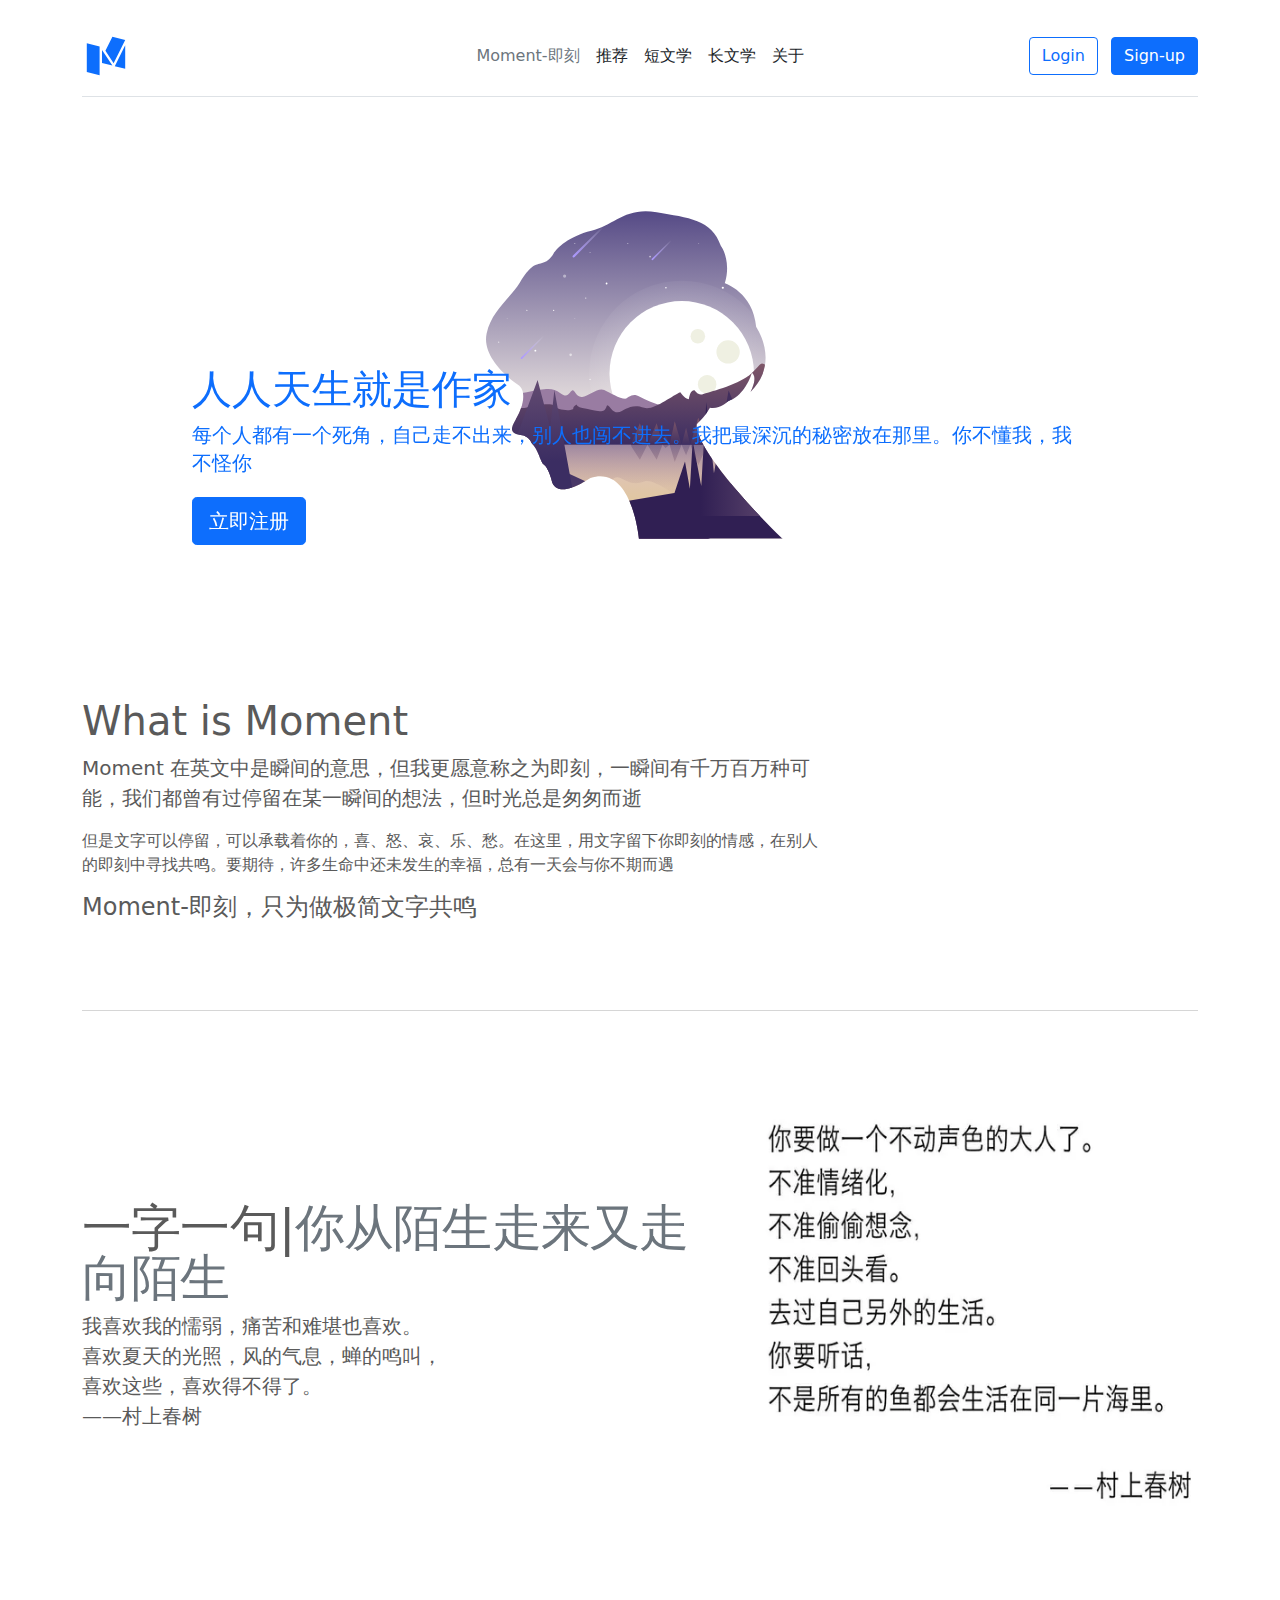
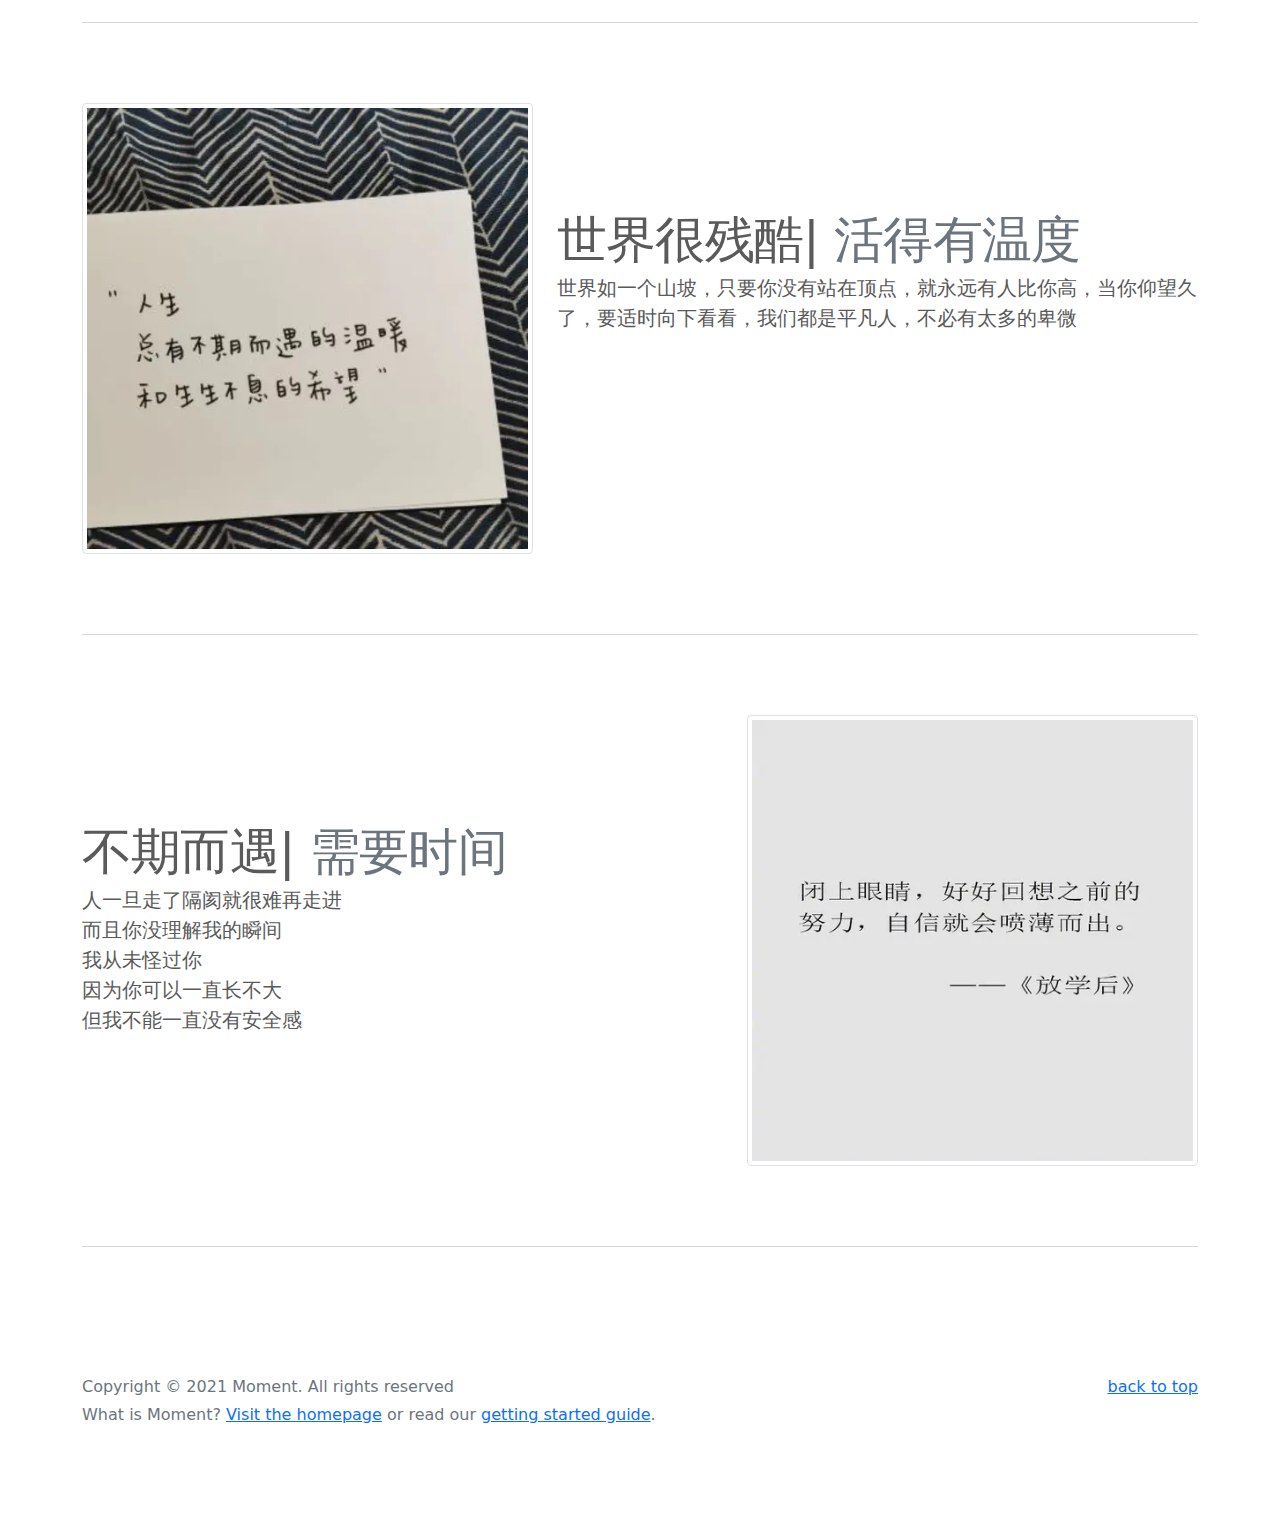
<file: index.html>
<!DOCTYPE html>
<html lang="en">
<head>
    <meta charset="UTF-8">
    <!--响应式布局-->
    <meta name="viewport" content="width=device-width, initial-scale=1">
    <!--添加标签页logo-->
    <link rel="Shortcut Icon" href="favicon.ico" />
    <!-- Bootstrap icon库-->
    <link rel="stylesheet" href="https://cdn.jsdelivr.net/npm/bootstrap-icons@1.4.1/font/bootstrap-icons.css">
    <!-- Bootstrap css-->
    <link href="css/bootstrap.css" rel="stylesheet">
    <!-- 自定义 css-->
    <link href="css/home.css" rel="stylesheet">

    <!--自定义js-->
    <script src="js/home.js"></script>
    <!-- 如果要使用Bootstrap的js插件，必须先调入jQuery -->
    <script src="http://libs.baidu.com/jquery/1.9.0/jquery.min.js"></script>
    <!-- 包括所有bootstrap的js插件或者可以根据需要使用的js插件调用　-->
    <script src="js/bootstrap.min.js"></script>
    <title>Moment-即刻</title>
</head>
<body>
<!--导航栏-->
<header>
    <div class="container">
        <header class="d-flex flex-wrap align-items-center justify-content-center justify-content-md-between py-3 mb-4 border-bottom">
            <a href="#" class="d-flex align-items-center col-md-3 mb-2 mb-md-0 text-dark text-decoration-none">
                <svg t="1618889473028" class="icon" viewBox="0 0 1024 1024" version="1.1" xmlns="http://www.w3.org/2000/svg" p-id="19992" width="3rem"><path d="M102.4 238.92992v614.4L375.47008 921.6V307.2L102.4 238.92992zM426.67008 661.32992L648.52992 716.8 426.67008 384zM699.40224 729.52832L921.6 785.05984V285.1328zM674.89792 664.064L921.6 170.65984 648.52992 102.4 499.37408 400.73216z" p-id="19993" fill="#0D6EFD"></path></svg>
            </a>
            <ul class="nav col-12 col-md-auto mb-2 justify-content-center mb-md-0">
                <li><a href="#" class="nav-link px-2 link-secondary">Moment-即刻</a></li>
                <li><a href="pages/essay.html" class="nav-link px-2 link-dark">推荐</a></li>
                <li><a href="pages/recommend.html" class="nav-link px-2 link-dark">短文学</a></li>
                <li><a href="pages/article.html" class="nav-link px-2 link-dark">长文学</a></li>
                <li><a href="pages/about.html" class="nav-link px-2 link-dark">关于</a></li>
            </ul>

            <!--登录与注册-->
            <div class="col-md-3 text-end">
                <button type="button" class="btn btn-outline-primary me-2">Login</button>
                <button type="button" class="btn btn-primary">Sign-up</button>
            </div>
        </header>
    </div>
</header>

<main>
    <!--首页图片轮播 -->
    <div id="myCarousel" class="carousel slide" data-bs-ride="carousel">
        <div class="carousel-indicators">
            <button type="button" data-bs-target="#myCarousel" data-bs-slide-to="0" class="active" aria-current="true" aria-label="Slide 1"></button>
            <button type="button" data-bs-target="#myCarousel" data-bs-slide-to="1" aria-label="Slide 2"></button>
            <button type="button" data-bs-target="#myCarousel" data-bs-slide-to="2" aria-label="Slide 3"></button>
        </div>
        <div class="carousel-inner">
            <div class="carousel-item active">
                <img class="img-fluid" src="images/home1.svg" height="100%">
                <div class="container">
                    <div class="carousel-caption text-start" style="color: #0D6EFD">
                        <h1>人人天生就是作家</h1>
                        <p>每个人都有一个死角，自己走不出来，别人也闯不进去。我把最深沉的秘密放在那里。你不懂我，我不怪你</p>
                        <p><a class="btn btn-lg btn-primary" href="pages/register.html">立即注册</a></p>
                    </div>
                </div>
            </div>
            <div class="carousel-item">
                <img class="img-fluid" src="images/home2.svg" height="100%">
                <div class="container">
                    <div class="carousel-caption" style="color: #0d6efd">
                        <h1>你不是真正的快乐</h1>
                        <p>喝着孤独的酒，吹着自由的风，等一个没有归期的人，在余生里做着只有自己的梦</p>
                        <p><a class="btn btn-lg btn-primary" href="pages/essay.html">即刻推荐</a></p>
                    </div>
                </div>
            </div>
            <div class="carousel-item">
                <img class="img-fluid" src="images/home3.svg" height="100%">
                <div class="container">
                    <div class="carousel-caption text-end" style="color: #0D6EFD">
                        <h1>我们都曾做梦过</h1>
                        <p>一个人的生活就像童话，只是没有王子，我也不是公主</p>
                        <p><a class="btn btn-lg btn-primary" href="pages/about.html">了解更多</a></p>
                    </div>
                </div>
            </div>
        </div>
        <button class="carousel-control-prev" type="button" data-bs-target="#myCarousel" data-bs-slide="prev">
            <span class="carousel-control-prev-icon" aria-hidden="true"></span>
            <span class="visually-hidden">Previous</span>
        </button>
        <button class="carousel-control-next" type="button" data-bs-target="#myCarousel" data-bs-slide="next">
            <span class="carousel-control-next-icon" aria-hidden="true"></span>
            <span class="visually-hidden">Next</span>
        </button>
    </div>

    <div class="container marketing">

        <!-- 简介 -->
        <div class="row">
            <h1>What is Moment</h1>
            <p class="fs-5 col-md-8">Moment 在英文中是瞬间的意思，但我更愿意称之为即刻，一瞬间有千万百万种可能，我们都曾有过停留在某一瞬间的想法，但时光总是匆匆而逝</p>
            <p class="fs-6 col-md-8">但是文字可以停留，可以承载着你的，喜、怒、哀、乐、愁。在这里，用文字留下你即刻的情感，在别人的即刻中寻找共鸣。要期待，许多生命中还未发生的幸福，总有一天会与你不期而遇</p>
            <h4>Moment-即刻，只为做极简文字共鸣</h4>
        </div>

        <hr class="featurette-divider">

        <div class="row featurette">
            <div class="col-md-7">
                <h2 class="featurette-heading">一字一句|<span class="text-muted">你从陌生走来又走向陌生</span></h2>
                <p class="lead">我喜欢我的懦弱，痛苦和难堪也喜欢。<br>
                    喜欢夏天的光照，风的气息，蝉的鸣叫，<br>
                    喜欢这些，喜欢得不得了。<br>
                    ——村上春树
                </p>
            </div>
            <div class="col-md-5">
                <img class="img-fluid" src="images/cunshang.webp">
            </div>
        </div>

        <hr class="featurette-divider">

        <div class="row featurette">
            <div class="col-md-7 order-md-2">
                <h2 class="featurette-heading">世界很残酷| <span class="text-muted">活得有温度</span></h2>
                <p class="lead">世界如一个山坡，只要你没有站在顶点，就永远有人比你高，当你仰望久了，要适时向下看看，我们都是平凡人，不必有太多的卑微</p>
            </div>
            <div class="col-md-5 order-md-1">
                <img class="img-fluid img-thumbnail" src="images/fonterdw.webp">
            </div>
        </div>

        <hr class="featurette-divider">

        <div class="row featurette">
            <div class="col-md-7">
                <h2 class="featurette-heading">不期而遇| <span class="text-muted">需要时间</span></h2>
                <p class="lead">
                    人一旦走了隔阂就很难再走进<br>
                    而且你没理解我的瞬间<br>
                    我从未怪过你<br>
                    因为你可以一直长不大<br>
                    但我不能一直没有安全感<br>
                </p>
            </div>
            <div class="col-md-5">
                <img class="img-fluid img-thumbnail" src="images/dongye.webp">
            </div>
        </div>

        <hr class="featurette-divider">

    </div><!-- /.container -->

</main>

<footer class="text-muted py-5">
    <div class="container">
        <p class="float-end mb-1">
            <a href="#">
                back to top
            </a>
        </p>
        <p class="mb-1">Copyright &copy; 2021 Moment. All rights reserved</p>
        <p class="mb-0">What is Moment? <a href="#">Visit the homepage</a> or read our <a href="pages/about.html">getting started guide</a>.</p>
    </div>
</footer>

</body>
</html>
</file>
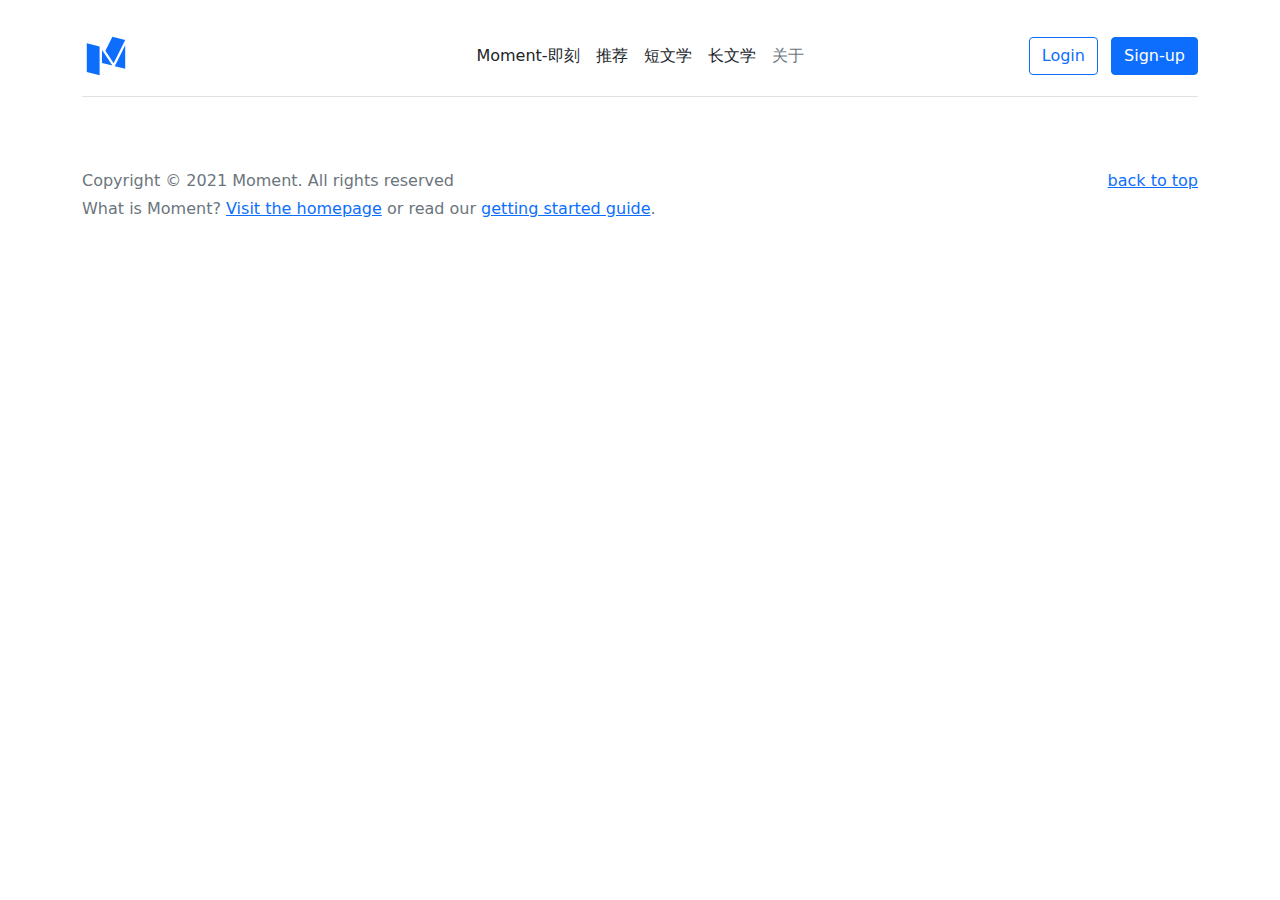
<file: pages/about.html>
<!DOCTYPE html>
<html lang="en">
<head>
    <meta charset="UTF-8">
    <meta name="viewport" content="width=device-width, initial-scale=1">
    <!--添加标签页logo-->
    <link rel="Shortcut Icon" href="../favicon.ico" />
    <!-- Bootstrap icon库-->
    <link rel="stylesheet" href="https://cdn.jsdelivr.net/npm/bootstrap-icons@1.4.1/font/bootstrap-icons.css">
    <!-- Bootstrap css-->
    <link href="../css/bootstrap.css" rel="stylesheet">
    <!-- 自定义 css-->
    <link href="../css/home.css" rel="stylesheet">

    <!--自定义js-->
    <script src="../js/home.js"></script>
    <!-- 如果要使用Bootstrap的js插件，必须先调入jQuery -->
    <script src="http://libs.baidu.com/jquery/1.9.0/jquery.min.js"></script>
    <!-- 包括所有bootstrap的js插件或者可以根据需要使用的js插件调用　-->
    <script src="../js/bootstrap.min.js"></script>
    <title>关于更多</title>
</head>
<body>
<!--导航栏-->
<header>
    <div class="container">
        <header class="d-flex flex-wrap align-items-center justify-content-center justify-content-md-between py-3 mb-4 border-bottom">
            <a href="#" class="d-flex align-items-center col-md-3 mb-2 mb-md-0 text-dark text-decoration-none">
                <svg t="1618889473028" class="icon" viewBox="0 0 1024 1024" version="1.1" xmlns="http://www.w3.org/2000/svg" p-id="19992" width="3rem"><path d="M102.4 238.92992v614.4L375.47008 921.6V307.2L102.4 238.92992zM426.67008 661.32992L648.52992 716.8 426.67008 384zM699.40224 729.52832L921.6 785.05984V285.1328zM674.89792 664.064L921.6 170.65984 648.52992 102.4 499.37408 400.73216z" p-id="19993" fill="#0D6EFD"></path></svg>
            </a>
            <ul class="nav col-12 col-md-auto mb-2 justify-content-center mb-md-0">
                <li><a href="../index.html" class="nav-link px-2 link-dark">Moment-即刻</a></li>
                <li><a href="../pages/essay.html" class="nav-link px-2 link-dark">推荐</a></li>
                <li><a href="../pages/recommend.html" class="nav-link px-2 link-dark">短文学</a></li>
                <li><a href="../pages/article.html" class="nav-link px-2 link-dark">长文学</a></li>
                <li><a href="#" class="nav-link px-2 link-secondary">关于</a></li>
            </ul>

            <!--登录与注册-->
            <div class="col-md-3 text-end">
                <button type="button" class="btn btn-outline-primary me-2">Login</button>
                <button type="button" class="btn btn-primary">Sign-up</button>
            </div>
        </header>
    </div>
</header>

<main>

</main>

<footer class="text-muted py-5">
    <div class="container">
        <p class="float-end mb-1">
            <a href="#">
                back to top
            </a>
        </p>
        <p class="mb-1">Copyright &copy; 2021 Moment. All rights reserved</p>
        <p class="mb-0">What is Moment? <a href="../index.html">Visit the homepage</a> or read our <a href="#">getting started guide</a>.</p>
    </div>
</footer>


</body>
</html>
</file>
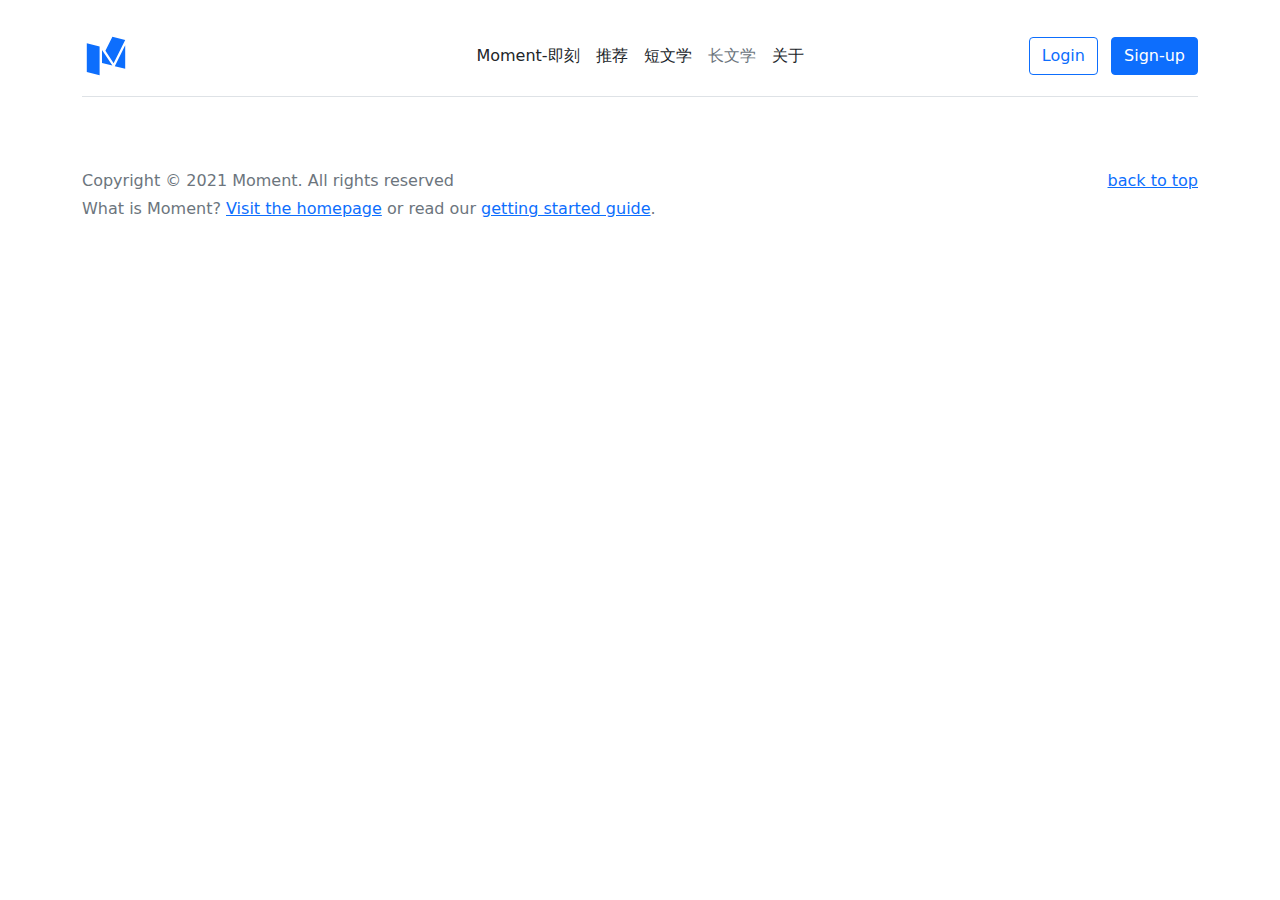
<file: pages/article.html>
<!DOCTYPE html>
<html lang="en">
<head>
    <meta charset="UTF-8">
    <meta name="viewport" content="width=device-width, initial-scale=1">
    <!--添加标签页logo-->
    <link rel="Shortcut Icon" href="../favicon.ico" />
    <!-- Bootstrap icon库-->
    <link rel="stylesheet" href="https://cdn.jsdelivr.net/npm/bootstrap-icons@1.4.1/font/bootstrap-icons.css">
    <!-- Bootstrap css-->
    <link href="../css/bootstrap.css" rel="stylesheet">
    <!-- 自定义 css-->
    <link href="../css/home.css" rel="stylesheet">
    <!--自定义js-->
    <script src="../js/home.js"></script>
    <!-- 如果要使用Bootstrap的js插件，必须先调入jQuery -->
    <script src="http://libs.baidu.com/jquery/1.9.0/jquery.min.js"></script>
    <!-- 包括所有bootstrap的js插件或者可以根据需要使用的js插件调用　-->
    <script src="../js/bootstrap.min.js"></script>
    <title>长文学</title>
</head>
<body>
<!--导航栏-->
<header>
    <div class="container">
        <header class="d-flex flex-wrap align-items-center justify-content-center justify-content-md-between py-3 mb-4 border-bottom">
            <a href="#" class="d-flex align-items-center col-md-3 mb-2 mb-md-0 text-dark text-decoration-none">
                <svg t="1618889473028" class="icon" viewBox="0 0 1024 1024" version="1.1" xmlns="http://www.w3.org/2000/svg" p-id="19992" width="3rem"><path d="M102.4 238.92992v614.4L375.47008 921.6V307.2L102.4 238.92992zM426.67008 661.32992L648.52992 716.8 426.67008 384zM699.40224 729.52832L921.6 785.05984V285.1328zM674.89792 664.064L921.6 170.65984 648.52992 102.4 499.37408 400.73216z" p-id="19993" fill="#0D6EFD"></path></svg>
            </a>
            <ul class="nav col-12 col-md-auto mb-2 justify-content-center mb-md-0">
                <li><a href="../index.html" class="nav-link px-2 link-dark">Moment-即刻</a></li>
                <li><a href="essay.html" class="nav-link px-2 link-dark">推荐</a></li>
                <li><a href="recommend.html" class="nav-link px-2 link-dark">短文学</a></li>
                <li><a href="#" class="nav-link px-2 link-secondary">长文学</a></li>
                <li><a href="about.html" class="nav-link px-2 link-dark">关于</a></li>
            </ul>

            <!--登录与注册-->
            <div class="col-md-3 text-end">
                <button type="button" class="btn btn-outline-primary me-2">Login</button>
                <button type="button" class="btn btn-primary">Sign-up</button>
            </div>
        </header>
    </div>
</header>

<main>

</main>

<footer class="text-muted py-5">
    <div class="container">
        <p class="float-end mb-1">
            <a href="#">
                back to top
            </a>
        </p>
        <p class="mb-1">Copyright &copy; 2021 Moment. All rights reserved</p>
        <p class="mb-0">What is Moment? <a href="../index.html">Visit the homepage</a> or read our <a href="about.html">getting started guide</a>.</p>
    </div>
</footer>

</body>
</html>
</file>
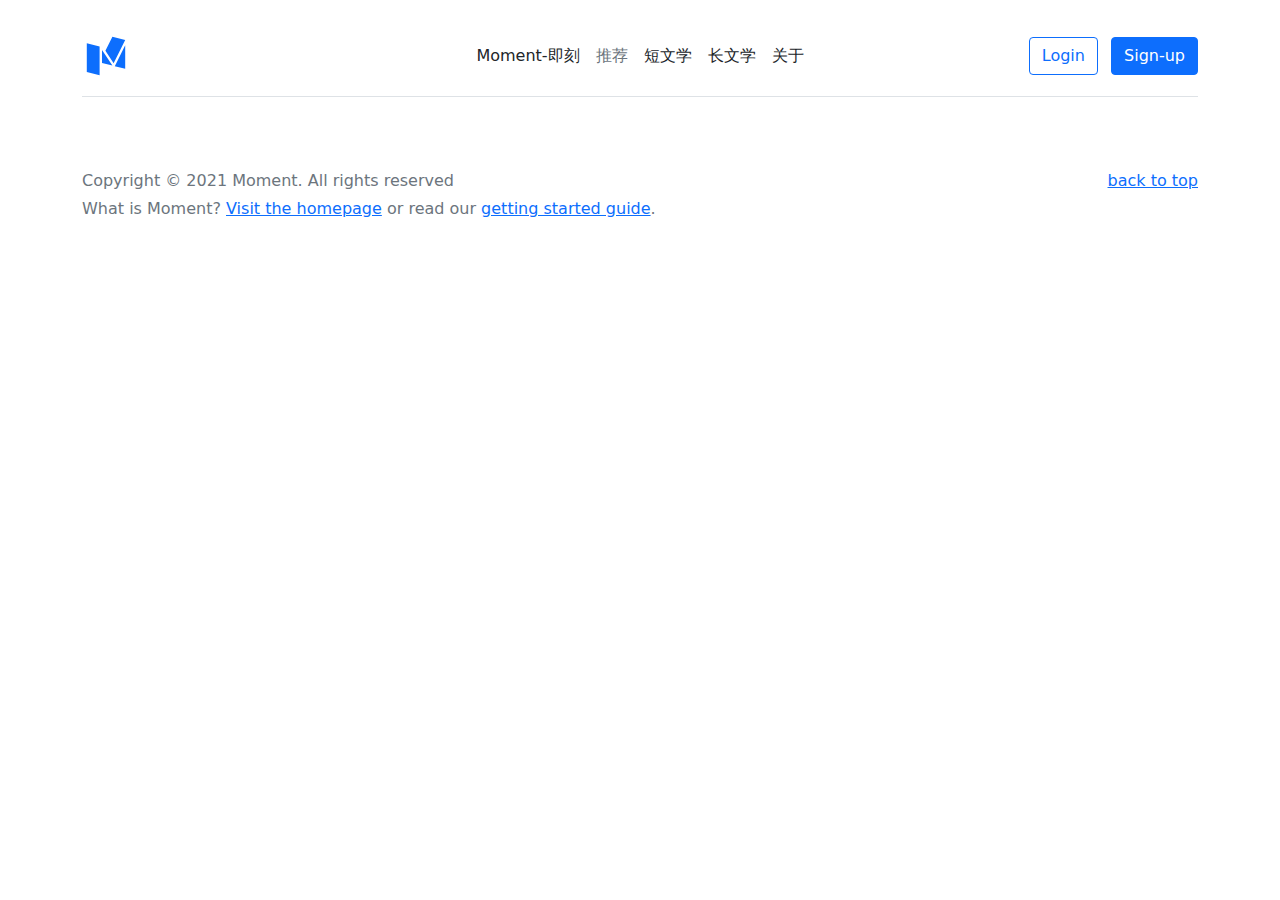
<file: pages/essay.html>
<!DOCTYPE html>
<html lang="en">
<head>
    <meta charset="UTF-8">
    <meta name="viewport" content="width=device-width, initial-scale=1">
    <!--添加标签页logo-->
    <link rel="Shortcut Icon" href="../favicon.ico" />
    <!-- Bootstrap icon库-->
    <link rel="stylesheet" href="https://cdn.jsdelivr.net/npm/bootstrap-icons@1.4.1/font/bootstrap-icons.css">
    <!-- Bootstrap css-->
    <link href="../css/bootstrap.css" rel="stylesheet">
    <!-- 自定义 css-->
    <link href="../css/home.css" rel="stylesheet">

    <!--自定义js-->
    <script src="../js/home.js"></script>
    <!-- 如果要使用Bootstrap的js插件，必须先调入jQuery -->
    <script src="http://libs.baidu.com/jquery/1.9.0/jquery.min.js"></script>
    <!-- 包括所有bootstrap的js插件或者可以根据需要使用的js插件调用　-->
    <script src="../js/bootstrap.min.js"></script>
    <title>Moment-推荐</title>
</head>
<body>
<!--导航栏-->
<header>
    <div class="container">
        <header class="d-flex flex-wrap align-items-center justify-content-center justify-content-md-between py-3 mb-4 border-bottom">
            <a href="#" class="d-flex align-items-center col-md-3 mb-2 mb-md-0 text-dark text-decoration-none">
                <svg t="1618889473028" class="icon" viewBox="0 0 1024 1024" version="1.1" xmlns="http://www.w3.org/2000/svg" p-id="19992" width="3rem"><path d="M102.4 238.92992v614.4L375.47008 921.6V307.2L102.4 238.92992zM426.67008 661.32992L648.52992 716.8 426.67008 384zM699.40224 729.52832L921.6 785.05984V285.1328zM674.89792 664.064L921.6 170.65984 648.52992 102.4 499.37408 400.73216z" p-id="19993" fill="#0D6EFD"></path></svg>
            </a>
            <ul class="nav col-12 col-md-auto mb-2 justify-content-center mb-md-0">
                <li><a href="../index.html" class="nav-link px-2 link-dark">Moment-即刻</a></li>
                <li><a href="#" class="nav-link px-2 link-secondary">推荐</a></li>
                <li><a href="recommend.html" class="nav-link px-2 link-dark">短文学</a></li>
                <li><a href="article.html" class="nav-link px-2 link-dark">长文学</a></li>
                <li><a href="about.html" class="nav-link px-2 link-dark">关于</a></li>
            </ul>

            <!--登录与注册-->
            <div class="col-md-3 text-end">
                <button type="button" class="btn btn-outline-primary me-2">Login</button>
                <button type="button" class="btn btn-primary">Sign-up</button>
            </div>
        </header>
    </div>
</header>

<main>

</main>

<footer class="text-muted py-5">
    <div class="container">
        <p class="float-end mb-1">
            <a href="#">
                back to top
            </a>
        </p>
        <p class="mb-1">Copyright &copy; 2021 Moment. All rights reserved</p>
        <p class="mb-0">What is Moment? <a href="../index.html">Visit the homepage</a> or read our <a href="about.html">getting started guide</a>.</p>
    </div>
</footer>

</body>
</html>
</file>
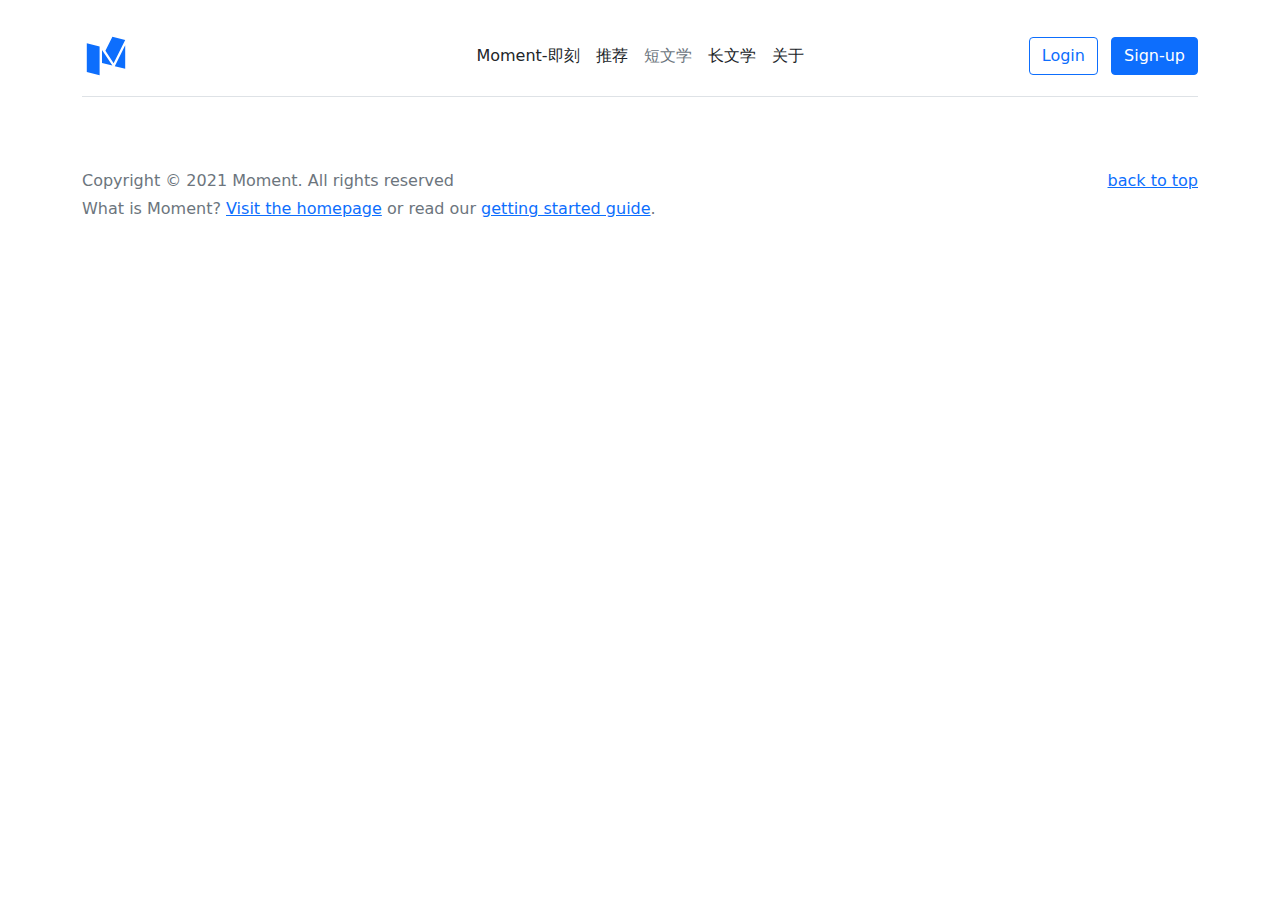
<file: pages/recommend.html>
<!DOCTYPE html>
<html lang="en">
<head>
    <meta charset="UTF-8">
    <meta name="viewport" content="width=device-width, initial-scale=1">
    <!--添加标签页logo-->
    <link rel="Shortcut Icon" href="../favicon.ico" />
    <!-- Bootstrap icon库-->
    <link rel="stylesheet" href="https://cdn.jsdelivr.net/npm/bootstrap-icons@1.4.1/font/bootstrap-icons.css">
    <!-- Bootstrap css-->
    <link href="../css/bootstrap.css" rel="stylesheet">
    <!-- 自定义 css-->
    <link href="../css/home.css" rel="stylesheet">

    <!--自定义js-->
    <script src="../js/home.js"></script>
    <!-- 如果要使用Bootstrap的js插件，必须先调入jQuery -->
    <script src="http://libs.baidu.com/jquery/1.9.0/jquery.min.js"></script>
    <!-- 包括所有bootstrap的js插件或者可以根据需要使用的js插件调用　-->
    <script src="../js/bootstrap.min.js"></script>
    <title>短文学</title>
</head>
<body>
<!--导航栏-->
<header>
    <div class="container">
        <header class="d-flex flex-wrap align-items-center justify-content-center justify-content-md-between py-3 mb-4 border-bottom">
            <a href="#" class="d-flex align-items-center col-md-3 mb-2 mb-md-0 text-dark text-decoration-none">
                <svg t="1618889473028" class="icon" viewBox="0 0 1024 1024" version="1.1" xmlns="http://www.w3.org/2000/svg" p-id="19992" width="3rem"><path d="M102.4 238.92992v614.4L375.47008 921.6V307.2L102.4 238.92992zM426.67008 661.32992L648.52992 716.8 426.67008 384zM699.40224 729.52832L921.6 785.05984V285.1328zM674.89792 664.064L921.6 170.65984 648.52992 102.4 499.37408 400.73216z" p-id="19993" fill="#0D6EFD"></path></svg>
            </a>
            <ul class="nav col-12 col-md-auto mb-2 justify-content-center mb-md-0">
                <li><a href="../index.html" class="nav-link px-2 link-dark">Moment-即刻</a></li>
                <li><a href="essay.html" class="nav-link px-2 link-dark">推荐</a></li>
                <li><a href="#" class="nav-link px-2 link-secondary">短文学</a></li>
                <li><a href="article.html" class="nav-link px-2 link-dark">长文学</a></li>
                <li><a href="about.html" class="nav-link px-2 link-dark">关于</a></li>
            </ul>

            <!--登录与注册-->
            <div class="col-md-3 text-end">
                <button type="button" class="btn btn-outline-primary me-2">Login</button>
                <button type="button" class="btn btn-primary">Sign-up</button>
            </div>
        </header>
    </div>
</header>

<main>

</main>

<footer class="text-muted py-5">
    <div class="container">
        <p class="float-end mb-1">
            <a href="#">
                back to top
            </a>
        </p>
        <p class="mb-1">Copyright &copy; 2021 Moment. All rights reserved</p>
        <p class="mb-0">What is Moment? <a href="../index.html">Visit the homepage</a> or read our <a href="about.html">getting started guide</a>.</p>
    </div>
</footer>

</body>
</html>
</file>
<file: css/home.css>
body {
    padding-top: 1rem;
    padding-bottom: 3rem;
    color: #5a5a5a;
}

.carousel {
    margin-bottom: 4rem;
}

.carousel-caption {
    bottom: 3rem;
    z-index: 10;
}

.carousel-item {
    height: 32rem;
}
.carousel-item > img {
    position: absolute;
    top: 0;
    left: 0;
    min-width: 100%;
    height: 32rem;
}

.marketing .col-lg-4 {
    margin-bottom: 1.5rem;
    text-align: center;
}
.marketing h2 {
    font-weight: 400;
}

.marketing .col-lg-4 p {
    margin-right: .75rem;
    margin-left: .75rem;
}

.featurette-divider {
    margin: 5rem 0;
}

.featurette-heading {
    font-weight: 300;
    line-height: 1;
    letter-spacing: -.05rem;
}

.bd-placeholder-img {
    font-size: 1.125rem;
    text-anchor: middle;
    -webkit-user-select: none;
    -moz-user-select: none;
    user-select: none;
}

@media (min-width: 40em) {
    .carousel-caption p {
        margin-bottom: 1.25rem;
        font-size: 1.25rem;
        line-height: 1.4;
    }

    .featurette-heading {
        font-size: 50px;
    }
}

@media (min-width: 62em) {
    .featurette-heading {
        margin-top: 7rem;
    }
}

@media (min-width: 768px) {
    .bd-placeholder-img-lg {
        font-size: 3.5rem;
    }
}
</file>
